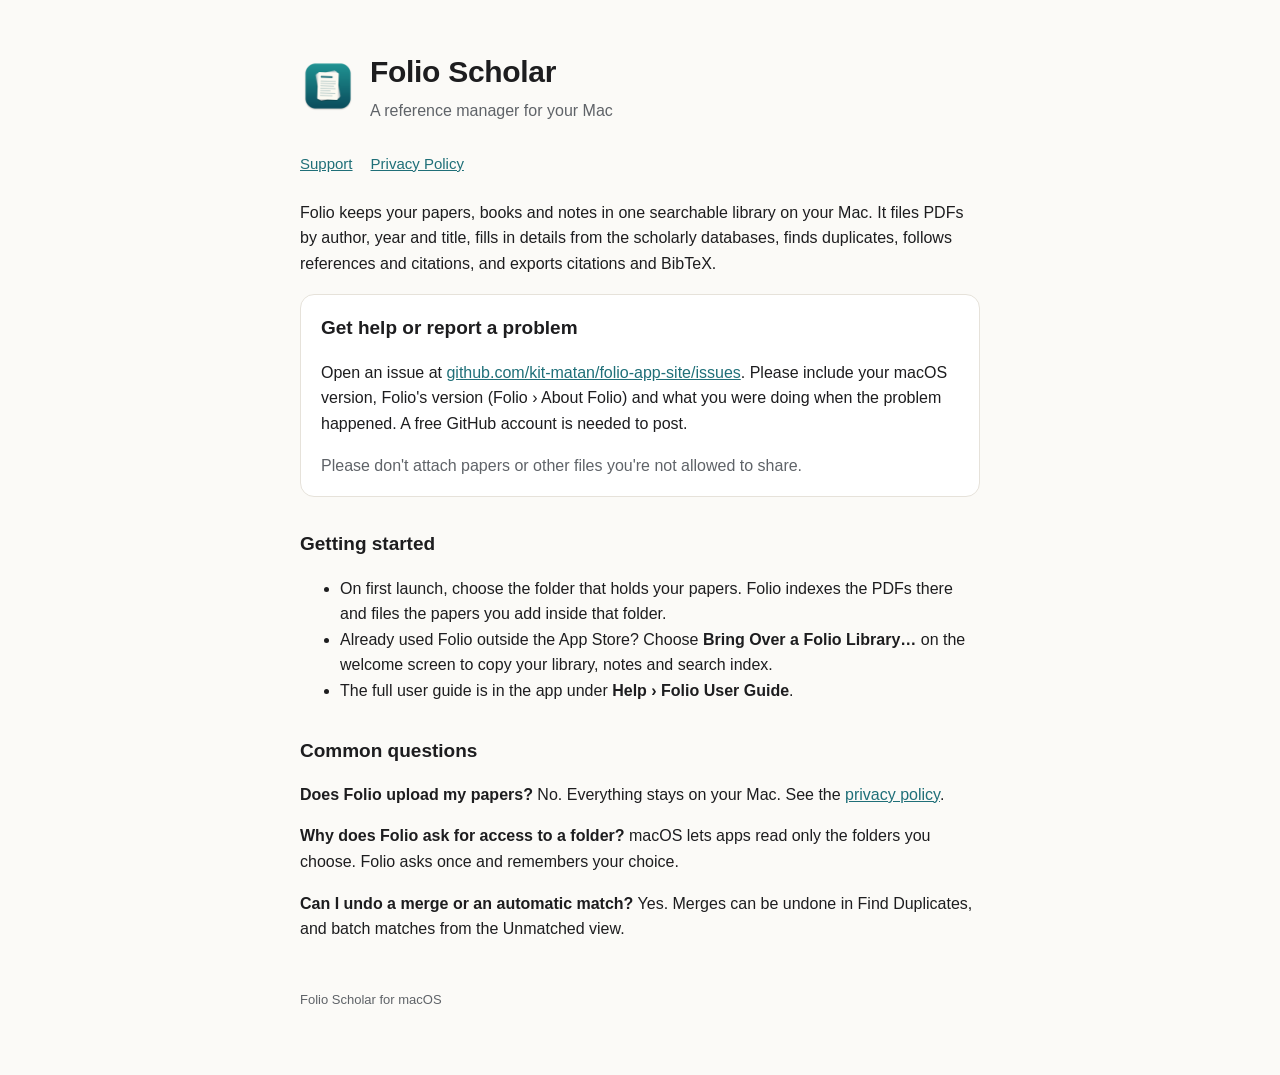
<file: index.html>
<!doctype html>
<html lang="en"><head><meta charset="utf-8"><meta name="viewport" content="width=device-width, initial-scale=1">
<title>Folio Scholar – Support</title><link rel="stylesheet" href="style.css"><link rel="icon" href="icon.png"></head>
<body><main>
<header><img src="icon.png" alt=""><div><h1>Folio Scholar</h1><p class="sub">A reference manager for your Mac</p></div></header>
<nav><a href="./">Support</a><a href="privacy/">Privacy Policy</a></nav>

<p>Folio keeps your papers, books and notes in one searchable library on your Mac. It files PDFs by author, year and title, fills in details from the scholarly databases, finds duplicates, follows references and citations, and exports citations and BibTeX.</p>

<div class="card">
<h2 style="margin-top:0">Get help or report a problem</h2>
<p>Open an issue at <a href="https://github.com/kit-matan/folio-app-site/issues">github.com/kit-matan/folio-app-site/issues</a>. Please include your macOS version, Folio's version (Folio › About Folio) and what you were doing when the problem happened. A free GitHub account is needed to post.</p>
<p class="muted" style="margin-bottom:0">Please don't attach papers or other files you're not allowed to share.</p>
</div>

<h2>Getting started</h2>
<ul>
<li>On first launch, choose the folder that holds your papers. Folio indexes the PDFs there and files the papers you add inside that folder.</li>
<li>Already used Folio outside the App Store? Choose <b>Bring Over a Folio Library…</b> on the welcome screen to copy your library, notes and search index.</li>
<li>The full user guide is in the app under <b>Help › Folio User Guide</b>.</li>
</ul>

<h2>Common questions</h2>
<p><b>Does Folio upload my papers?</b> No. Everything stays on your Mac. See the <a href="privacy/">privacy policy</a>.</p>
<p><b>Why does Folio ask for access to a folder?</b> macOS lets apps read only the folders you choose. Folio asks once and remembers your choice.</p>
<p><b>Can I undo a merge or an automatic match?</b> Yes. Merges can be undone in Find Duplicates, and batch matches from the Unmatched view.</p>

<footer>Folio Scholar for macOS</footer>
</main></body></html>
</file>
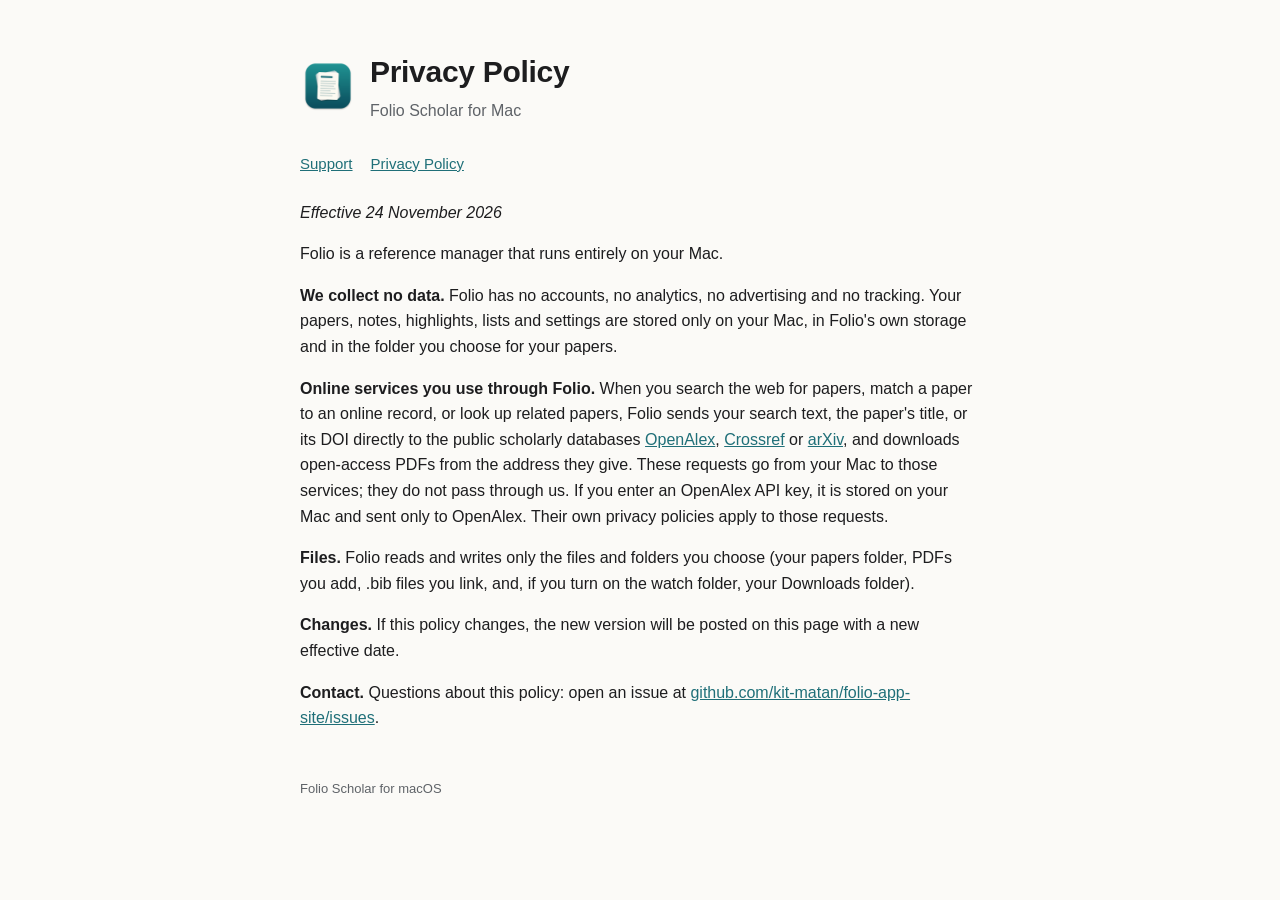
<file: privacy/index.html>
<!doctype html>
<html lang="en"><head><meta charset="utf-8"><meta name="viewport" content="width=device-width, initial-scale=1">
<title>Folio Scholar – Privacy Policy</title><link rel="stylesheet" href="../style.css"><link rel="icon" href="../icon.png"></head>
<body><main>
<header><img src="../icon.png" alt=""><div><h1>Privacy Policy</h1><p class="sub">Folio Scholar for Mac</p></div></header>
<nav><a href="../">Support</a><a href="./">Privacy Policy</a></nav>
<p><i>Effective 24 November 2026</i></p>
<p>Folio is a reference manager that runs entirely on your Mac.</p>
<p><b>We collect no data.</b> Folio has no accounts, no analytics, no advertising and no tracking. Your papers, notes, highlights, lists and settings are stored only on your Mac, in Folio's own storage and in the folder you choose for your papers.</p>
<p><b>Online services you use through Folio.</b> When you search the web for papers, match a paper to an online record, or look up related papers, Folio sends your search text, the paper's title, or its DOI directly to the public scholarly databases <a href="https://openalex.org">OpenAlex</a>, <a href="https://www.crossref.org">Crossref</a> or <a href="https://arxiv.org">arXiv</a>, and downloads open-access PDFs from the address they give. These requests go from your Mac to those services; they do not pass through us. If you enter an OpenAlex API key, it is stored on your Mac and sent only to OpenAlex. Their own privacy policies apply to those requests.</p>
<p><b>Files.</b> Folio reads and writes only the files and folders you choose (your papers folder, PDFs you add, .bib files you link, and, if you turn on the watch folder, your Downloads folder).</p>
<p><b>Changes.</b> If this policy changes, the new version will be posted on this page with a new effective date.</p>
<p><b>Contact.</b> Questions about this policy: open an issue at <a href="https://github.com/kit-matan/folio-app-site/issues">github.com/kit-matan/folio-app-site/issues</a>.</p>
<footer>Folio Scholar for macOS</footer>
</main></body></html>
</file>
<file: style.css>
:root { --bg:#fbfaf7; --fg:#1d1d1f; --muted:#5f6368; --accent:#1f6f78; --card:#ffffff; --line:#e6e2da; }
@media (prefers-color-scheme: dark) { :root { --bg:#161718; --fg:#ececec; --muted:#a3a7ad; --accent:#5fb3bb; --card:#1f2123; --line:#2e3134; } }
* { box-sizing: border-box; }
body { margin:0; background:var(--bg); color:var(--fg); font:16px/1.6 -apple-system, BlinkMacSystemFont, "Helvetica Neue", Arial, sans-serif; }
main { max-width: 720px; margin: 0 auto; padding: 48px 20px 64px; }
header { display:flex; align-items:center; gap:14px; margin-bottom: 28px; }
header img { width:56px; height:56px; border-radius:12px; }
h1 { font-size: 30px; margin: 0; letter-spacing: -0.01em; }
.sub { color: var(--muted); margin: 2px 0 0; }
h2 { font-size: 19px; margin: 32px 0 8px; }
p, li { color: var(--fg); }
a { color: var(--accent); }
.card { background: var(--card); border: 1px solid var(--line); border-radius: 14px; padding: 18px 20px; margin: 18px 0; }
nav { display:flex; gap:18px; margin: 4px 0 24px; font-size: 15px; }
footer { margin-top: 48px; color: var(--muted); font-size: 13px; }
.muted { color: var(--muted); }
</file>
